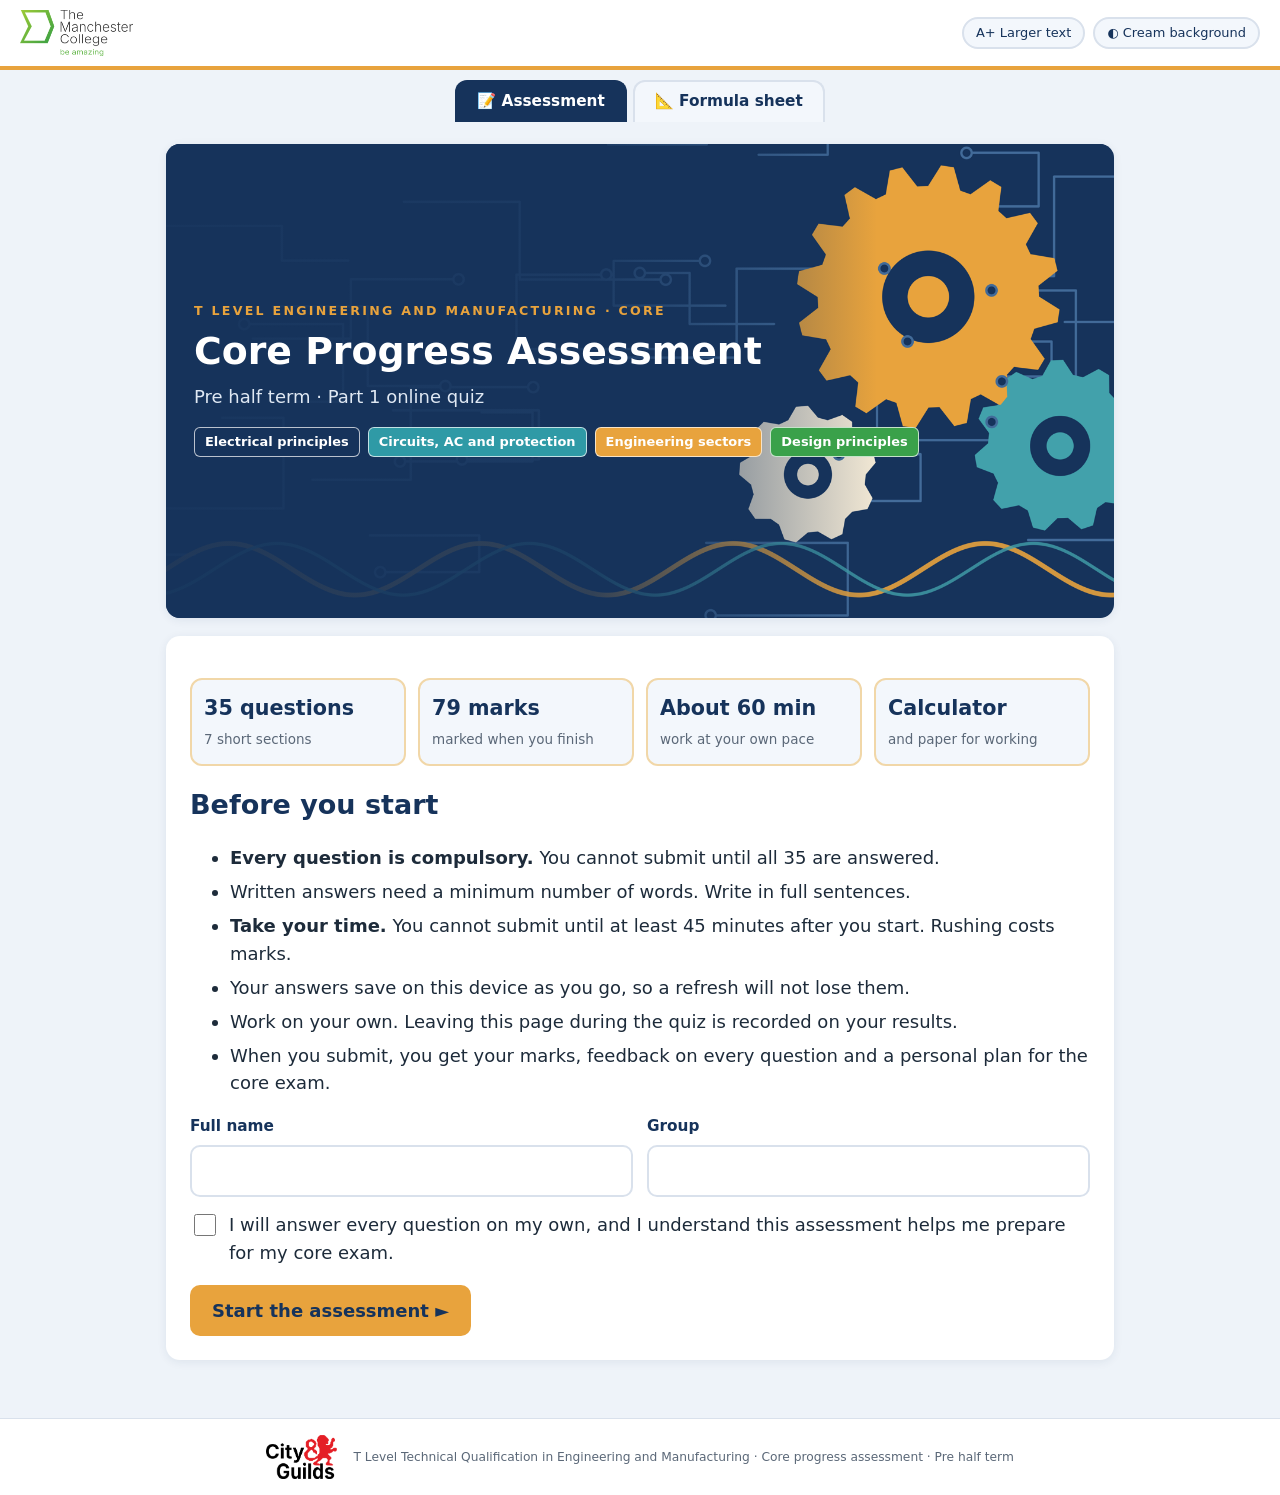
<file: index.html>
<!doctype html>
<html lang="en-GB">
<head>
<meta charset="utf-8">
<meta name="viewport" content="width=device-width, initial-scale=1">
<title>Core Progress Assessment</title>
<meta name="description" content="T Level Engineering and Manufacturing core progress assessment, pre half term.">
<link rel="stylesheet" href="css/style.css">
</head>
<body>
<header class="topbar">
  <img src="img/tmc.png" alt="The Manchester College" class="logo-tmc">
  <div class="topbar-mid" id="topbarMid"></div>
  <div class="a11y">
    <button type="button" class="chip" id="btnText" aria-pressed="false" title="Larger text">A+ Larger text</button>
    <button type="button" class="chip" id="btnCream" aria-pressed="false" title="Cream background (reading support)">◐ Cream background</button>
  </div>
</header>

<nav class="tabs" role="tablist" aria-label="Assessment sections">
  <button type="button" role="tab" id="tabQuiz" aria-selected="true" aria-controls="app">📝 Assessment</button>
  <button type="button" role="tab" id="tabFormula" aria-selected="false" aria-controls="formulas">📐 Formula sheet</button>
</nav>

<main id="app" tabindex="-1"></main>
<main id="formulas" hidden></main>

<footer class="foot">
  <img src="img/cg.png" alt="City &amp; Guilds" class="logo-cg">
  <span>T Level Technical Qualification in Engineering and Manufacturing · Core progress assessment · Pre half term</span>
</footer>

<div class="modal" id="modal" hidden>
  <div class="modal-card" role="dialog" aria-modal="true" aria-labelledby="modalTitle">
    <h2 id="modalTitle"></h2>
    <div id="modalBody"></div>
    <div class="modal-actions" id="modalActions"></div>
  </div>
</div>

<script src="js/config.js"></script>
<script src="js/data.js"></script>
<script src="js/engine.js"></script>
<script src="js/app.js"></script>
<script src="js/formulas.js"></script>
</body>
</html>
</file>
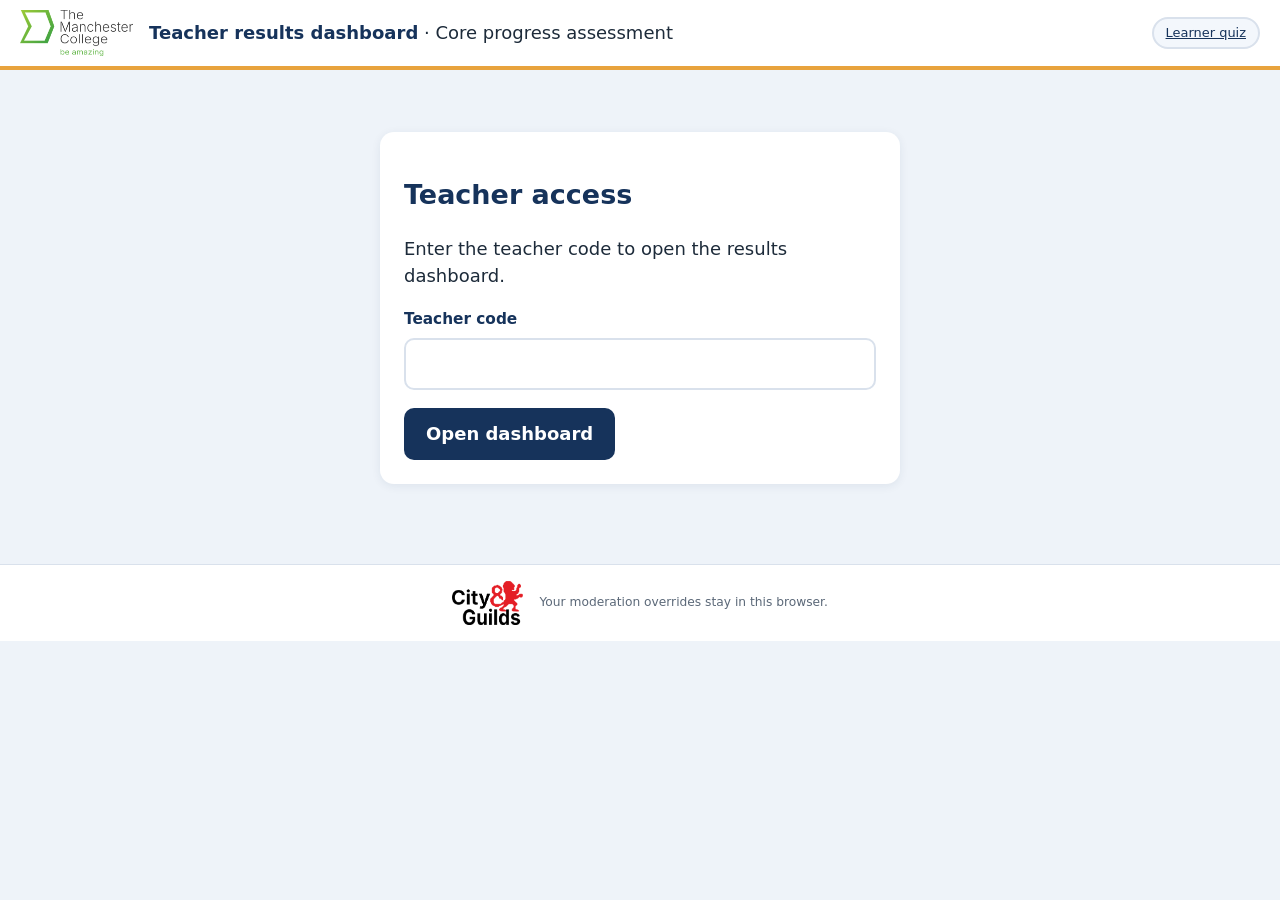
<file: teacher.html>
<!doctype html>
<html lang="en-GB">
<head>
<meta charset="utf-8">
<meta name="viewport" content="width=device-width, initial-scale=1">
<title>Teacher Results Dashboard</title>
<meta name="robots" content="noindex">
<link rel="stylesheet" href="css/style.css">
<style>
  main { max-width: 1200px; }
  .drop { border: 3px dashed var(--teal); border-radius: 14px; padding: 30px; text-align: center; background: var(--soft); cursor: pointer; }
  .drop.over { background: #e3f3f5; }
  table.res { width: 100%; border-collapse: collapse; font-size: .74rem; }
  table.res th, table.res td { border: 1px solid var(--line); padding: 7px 8px; text-align: left; }
  table.res th { background: var(--navy); color: #fff; position: sticky; top: 0; cursor: pointer; }
  table.res tr:hover td { background: #f5f9fd; }
  .heat { display: grid; grid-template-columns: repeat(auto-fill, minmax(70px, 1fr)); gap: 6px; }
  .heat div { border-radius: 8px; padding: 8px 4px; text-align: center; color: #fff; font-size: .7rem; font-weight: bold; }
  .ov { width: 64px; padding: 4px; border: 2px solid var(--amber); border-radius: 6px; }
  .tabs { display: flex; gap: 8px; flex-wrap: wrap; margin-bottom: 14px; }
</style>
</head>
<body>
<header class="topbar">
  <img src="img/tmc.png" alt="The Manchester College" class="logo-tmc">
  <div class="topbar-mid"><b style="color:var(--navy)">Teacher results dashboard</b> · Core progress assessment</div>
  <a class="chip" href="index.html">Learner quiz</a>
</header>
<main id="t" tabindex="-1"></main>
<footer class="foot"><img src="img/cg.png" alt="City &amp; Guilds" class="logo-cg"><span>Your moderation overrides stay in this browser.</span></footer>
<script src="js/config.js"></script>
<script src="js/data.js"></script>
<script src="js/engine.js"></script>
<script src="js/teacher.js"></script>
</body>
</html>
</file>
<file: css/style.css>
:root {
  --navy: #16335B; --navy-2: #22487a; --amber: #E8A33D; --teal: #2F9AA6; --green: #2E8B3E; --red: #C0392B;
  --ink: #1d2b3a; --muted: #5b6878; --line: #d9e1ec; --soft: #f3f7fc; --card: #ffffff; --bg: #eef3f9;
  --fs: 18px; --radius: 14px;
}
body.cream { --bg: #f7f1e1; --card: #fffaf0; --soft: #fbf5e6; }
html.big, body.big { --fs: 22px; }
* { box-sizing: border-box; }
html { font-size: var(--fs); }
body { margin: 0; background: var(--bg); color: var(--ink); font-family: Verdana, "DejaVu Sans", Arial, sans-serif; line-height: 1.55; }
button, input, textarea { font: inherit; }
h1, h2, h3 { color: var(--navy); line-height: 1.25; }
a { color: var(--navy-2); }

.topbar { display: flex; align-items: center; gap: 16px; padding: 10px 20px; background: #fff; border-bottom: 4px solid var(--amber); position: sticky; top: 0; z-index: 20; }
.logo-tmc { height: 46px; width: auto; }
.topbar-mid { flex: 1; min-width: 0; }
.a11y { display: flex; gap: 8px; flex-wrap: wrap; justify-content: flex-end; }
.chip { border: 2px solid var(--line); background: var(--soft); color: var(--navy); border-radius: 999px; padding: 4px 12px; font-size: .72rem; cursor: pointer; }
.chip[aria-pressed="true"] { background: var(--navy); color: #fff; border-color: var(--navy); }

main { max-width: 980px; margin: 0 auto; padding: 22px 16px 40px; outline: none; }
.foot { display: flex; align-items: center; gap: 16px; justify-content: center; padding: 16px; color: var(--muted); font-size: .68rem; border-top: 1px solid var(--line); background: #fff; flex-wrap: wrap; text-align: center; }
.logo-cg { height: 44px; }

.card { background: var(--card); border-radius: var(--radius); box-shadow: 0 2px 10px rgba(22, 51, 91, .08); padding: 24px; margin-bottom: 18px; }
.hero { border-radius: var(--radius); overflow: hidden; position: relative; background: var(--navy); color: #fff; }
.hero img { width: 100%; display: block; aspect-ratio: 2 / 1; object-fit: cover; }
.hero .hero-text { position: absolute; inset: 0; padding: 28px; background: linear-gradient(90deg, rgba(22,51,91,.95) 0%, rgba(22,51,91,.85) 45%, rgba(22,51,91,0) 75%); display: flex; flex-direction: column; justify-content: center; }
.hero .kicker { color: var(--amber); letter-spacing: .18em; font-weight: bold; font-size: .7rem; text-transform: uppercase; }
.hero h1 { color: #fff; font-size: 2.1rem; margin: .2em 0; }
.hero p { margin: 0; color: #dfe8f3; }
.tags { display: flex; flex-wrap: wrap; gap: 8px; margin: 16px 0 4px; }
.tag { color: #fff; border: 1.5px solid rgba(255,255,255,.7); border-radius: 6px; padding: 4px 10px; font-size: .72rem; font-weight: bold; }

.facts { display: grid; grid-template-columns: repeat(4, 1fr); gap: 12px; margin: 18px 0; }
.fact { background: var(--soft); border: 2px solid #f1d7a8; border-radius: 12px; padding: 12px; }
.fact b { display: block; color: var(--navy); font-size: 1.15rem; }
.fact span { color: var(--muted); font-size: .75rem; }
.rules li { margin: 6px 0; }
.form-row { display: grid; grid-template-columns: 1fr 1fr; gap: 14px; margin: 12px 0; }
label.field { display: block; font-weight: bold; color: var(--navy); font-size: .85rem; }
label.field input { display: block; width: 100%; margin-top: 6px; padding: 12px; border: 2px solid var(--line); border-radius: 10px; background: #fff; }
label.check { display: flex; gap: 10px; align-items: flex-start; margin: 14px 0; cursor: pointer; }
label.check input { width: 22px; height: 22px; margin-top: 3px; flex: none; }

.btn { border: none; border-radius: 10px; padding: 12px 22px; font-weight: bold; cursor: pointer; background: var(--navy); color: #fff; }
.btn:hover { background: var(--navy-2); }
.btn:disabled { background: #9aa8b8; cursor: not-allowed; }
.btn.amber { background: var(--amber); color: var(--navy); }
.btn.ghost { background: transparent; color: var(--navy); border: 2px solid var(--navy); }
.btn.green { background: var(--green); }
.btn-row { display: flex; gap: 12px; flex-wrap: wrap; align-items: center; margin-top: 18px; }
.spacer { flex: 1; }

/* quiz */
.progress { display: flex; align-items: center; gap: 12px; font-size: .75rem; color: var(--navy); }
.bar { flex: 1; height: 12px; background: var(--line); border-radius: 999px; overflow: hidden; }
.bar > i { display: block; height: 100%; background: linear-gradient(90deg, var(--teal), var(--amber)); border-radius: 999px; transition: width .4s; }
.qmap { display: grid; grid-template-columns: repeat(auto-fill, minmax(38px, 1fr)); gap: 6px; margin: 14px 0 6px; }
.qmap button { aspect-ratio: 1; border-radius: 8px; border: 2px solid var(--line); background: #fff; color: var(--navy); font-weight: bold; font-size: .72rem; cursor: pointer; position: relative; padding: 0; }
.qmap button.done { background: var(--navy); color: #fff; border-color: var(--navy); }
.qmap button.cur { outline: 3px solid var(--amber); outline-offset: 1px; }
.qmap button.flag::after { content: "⚑"; position: absolute; top: -8px; right: -5px; color: var(--amber); font-size: .8rem; }
.legend { font-size: .68rem; color: var(--muted); display: flex; gap: 16px; flex-wrap: wrap; }

.section-intro { border-left: 8px solid var(--amber); }
.qhead { display: flex; justify-content: space-between; align-items: center; gap: 12px; flex-wrap: wrap; }
.qtype { display: inline-flex; gap: 8px; align-items: center; background: var(--soft); border-radius: 999px; padding: 4px 14px; font-size: .72rem; color: var(--navy); font-weight: bold; }
.qtype.adv { background: #fff1db; color: #8a5a10; }
.pts { font-size: .75rem; color: var(--muted); font-weight: bold; }
.qtext { font-size: 1.05rem; margin: 16px 0; }
.qfig { margin: 6px 0 16px; text-align: center; background: #fff; border: 1px solid var(--line); border-radius: 12px; padding: 10px; }
.qfig img { max-width: 100%; max-height: 300px; }
.qfig.small img { max-height: 200px; }
.how { font-size: .78rem; color: var(--muted); margin-top: -6px; }
.answer-input { width: 100%; padding: 14px; border: 2px solid var(--line); border-radius: 10px; background: #fff; font-size: 1rem; }
.answer-input:focus, label.field input:focus { border-color: var(--teal); outline: 3px solid rgba(47, 154, 166, .25); }
textarea.answer-input { min-height: 190px; resize: vertical; line-height: 1.6; }
.num-wrap { display: flex; align-items: center; gap: 10px; max-width: 420px; }
.unit { font-weight: bold; color: var(--navy); }
.counter { font-size: .72rem; color: var(--muted); margin-top: 6px; }
.counter.ok { color: var(--green); }
.opts { display: grid; gap: 10px; }
.opt { display: flex; gap: 12px; align-items: flex-start; border: 2px solid var(--line); border-radius: 12px; padding: 12px 14px; background: #fff; cursor: pointer; }
.opt:hover { border-color: var(--teal); }
.opt.sel { border-color: var(--navy); background: #eaf0f8; }
.opt input { width: 22px; height: 22px; margin-top: 2px; flex: none; }
.opt .letter { font-weight: bold; color: var(--navy); }
.flagbtn { background: none; border: 2px dashed var(--amber); color: #8a5a10; border-radius: 10px; padding: 8px 14px; cursor: pointer; font-size: .75rem; }
.flagbtn[aria-pressed="true"] { background: #fff1db; border-style: solid; }
.warn { background: #fff4f2; border: 2px solid #f0b4ab; color: #8c2a1f; border-radius: 12px; padding: 12px 16px; margin: 12px 0; font-size: .85rem; }
.info { background: #eef7f8; border: 2px solid #b9dfe3; border-radius: 12px; padding: 12px 16px; margin: 12px 0; font-size: .85rem; }
.review-list { list-style: none; padding: 0; margin: 0; display: grid; gap: 6px; }
.review-list li { display: flex; justify-content: space-between; gap: 10px; padding: 10px 12px; border-radius: 10px; background: var(--soft); align-items: center; font-size: .82rem; }
.review-list li.missing { background: #fff4f2; }
.review-list .st { font-weight: bold; white-space: nowrap; }

/* results */
.score-wrap { display: grid; grid-template-columns: 220px 1fr; gap: 24px; align-items: center; }
.ring { width: 200px; height: 200px; position: relative; }
.ring svg { transform: rotate(-90deg); }
.ring .ring-txt { position: absolute; inset: 0; display: flex; flex-direction: column; align-items: center; justify-content: center; }
.ring .big { font-size: 2.3rem; font-weight: bold; color: var(--navy); }
.ring .small { font-size: .75rem; color: var(--muted); }
.bandpill { display: inline-block; color: #fff; padding: 6px 16px; border-radius: 999px; font-weight: bold; }
.meter { margin: 12px 0; }
.meter .top { display: flex; justify-content: space-between; font-size: .8rem; font-weight: bold; color: var(--navy); }
.meter .bar { height: 14px; margin-top: 4px; }
.meter .bar > i { background: var(--c, var(--navy)); }
.badges { display: flex; flex-wrap: wrap; gap: 12px; }
.badge { flex: 1 1 180px; border-radius: 14px; padding: 14px; background: linear-gradient(135deg, #fff7e8, #fff); border: 2px solid #f1d7a8; text-align: center; }
.badge .ic { font-size: 2rem; }
.badge b { display: block; color: var(--navy); }
.badge span { font-size: .7rem; color: var(--muted); }
.badge.locked { filter: grayscale(1); opacity: .45; }
.prio { border-left: 8px solid var(--c, var(--amber)); padding-left: 16px; margin: 16px 0; }
.prio h3 { margin: 0 0 6px; }
.prio ol { margin: 6px 0 0; padding-left: 22px; }
.plan { width: 100%; border-collapse: collapse; font-size: .8rem; }
.plan th, .plan td { border: 1px solid var(--line); padding: 8px 10px; text-align: left; vertical-align: top; }
.plan th { background: var(--navy); color: #fff; }
details.qr { border: 2px solid var(--line); border-radius: 12px; margin: 8px 0; background: #fff; }
details.qr summary { cursor: pointer; padding: 12px 14px; display: flex; gap: 10px; align-items: center; font-size: .82rem; list-style: none; }
details.qr summary::-webkit-details-marker { display: none; }
details.qr .body { padding: 0 16px 14px; font-size: .82rem; }
.mk { min-width: 64px; text-align: center; border-radius: 999px; padding: 2px 8px; font-weight: bold; color: #fff; font-size: .72rem; }
.mk.correct { background: var(--green); } .mk.partial { background: var(--amber); color: var(--navy); } .mk.wrong { background: var(--red); }
.yours { background: var(--soft); padding: 8px 10px; border-radius: 8px; white-space: pre-wrap; }
.crit-hit { color: var(--green); } .crit-miss { color: var(--red); }
.pledge textarea { min-height: 90px; }
.confetti { position: fixed; inset: 0; pointer-events: none; z-index: 60; }

.modal { position: fixed; inset: 0; background: rgba(10, 25, 45, .55); display: flex; align-items: center; justify-content: center; z-index: 50; padding: 16px; }
.modal[hidden] { display: none; }
.modal-card { background: #fff; border-radius: var(--radius); padding: 24px; max-width: 560px; width: 100%; }
.modal-actions { display: flex; gap: 12px; justify-content: flex-end; flex-wrap: wrap; margin-top: 16px; }

.marking { text-align: center; padding: 60px 20px; }
.gear-spin { font-size: 4rem; display: inline-block; animation: spin 1.6s linear infinite; }
@keyframes spin { to { transform: rotate(360deg); } }

@media (max-width: 720px) {
  .facts { grid-template-columns: 1fr 1fr; }
  .form-row { grid-template-columns: 1fr; }
  .score-wrap { grid-template-columns: 1fr; justify-items: center; }
  .hero h1 { font-size: 1.4rem; }
  .hero img { aspect-ratio: 4 / 3; }
  .a11y .chip { font-size: .62rem; }
  .logo-tmc { height: 34px; }
}
@media print {
  .topbar, .no-print, .btn-row, .a11y { display: none !important; }
  body { background: #fff; font-size: 11pt; }
  .card { box-shadow: none; border: 1px solid #ccc; break-inside: avoid; }
  details.qr { break-inside: avoid; }
  details.qr .body { display: block !important; }
  main { max-width: none; padding: 0; }
}

/* tabs and formula sheet */
.tabs { display: flex; gap: 6px; justify-content: center; padding: 10px 16px 0; max-width: 980px; margin: 0 auto; }
.tabs button { white-space: nowrap; border: 2px solid var(--line); border-bottom: none; background: var(--soft); color: var(--navy); font-weight: bold; padding: 8px 20px; border-radius: 12px 12px 0 0; cursor: pointer; font-size: .85rem; }
.tabs button[aria-selected="true"] { background: var(--navy); color: #fff; border-color: var(--navy); }
.fsheet .fs-head { display: flex; justify-content: space-between; gap: 12px; align-items: flex-start; flex-wrap: wrap; }
.fsheet h2 { margin: 0 0 4px; }
.muted { color: var(--muted); font-size: .8rem; margin: 0; }
.fs-grid { display: grid; grid-template-columns: repeat(auto-fit, minmax(min(380px, 100%), 1fr)); gap: 16px; margin-top: 16px; }
.fs-sec { min-width: 0; border: 1px solid var(--line); border-radius: 12px; padding: 14px 16px; background: var(--soft); }
.fs-sec h3 { margin: 0 0 8px; font-size: .95rem; border-bottom: 3px solid var(--amber); padding-bottom: 4px; }
.fs-t { width: 100%; table-layout: fixed; border-collapse: collapse; font-size: .78rem; }
.fs-t th, .fs-t td { text-align: left; padding: 8px 6px; border-bottom: 1px solid var(--line); vertical-align: middle; }
.fs-t th[scope="row"] { color: var(--navy); width: 38%; font-weight: bold; }
.fm { overflow-x: auto; padding: 2px 0; }
.fs-t math { font-size: 1.25rem; math-style: normal; }
.fs-t mtext { font-family: Verdana, "DejaVu Sans", Arial, sans-serif; font-size: .8em; }
.fs-note { color: var(--muted); font-size: .7rem; margin-top: 2px; }
.fs-t.pref th { color: var(--navy); }
.fs-ul { margin: 0; padding-left: 18px; font-size: .78rem; }
.fs-ul li { margin: 4px 0; }
@media (max-width: 520px) { .fs-grid { grid-template-columns: 1fr; } .fs-t th[scope="row"] { width: 34%; } }
@media print { .tabs { display: none !important; } }
@media (max-width: 520px) { .fs-t tr { display: block; padding: 6px 0; border-bottom: 1px solid var(--line); } .fs-t th[scope="row"], .fs-t td { display: block; width: auto !important; border: none; padding: 2px 4px; } .fs-t.pref tr { display: table-row; } .fs-t.pref th, .fs-t.pref td { display: table-cell; } }
</file>
